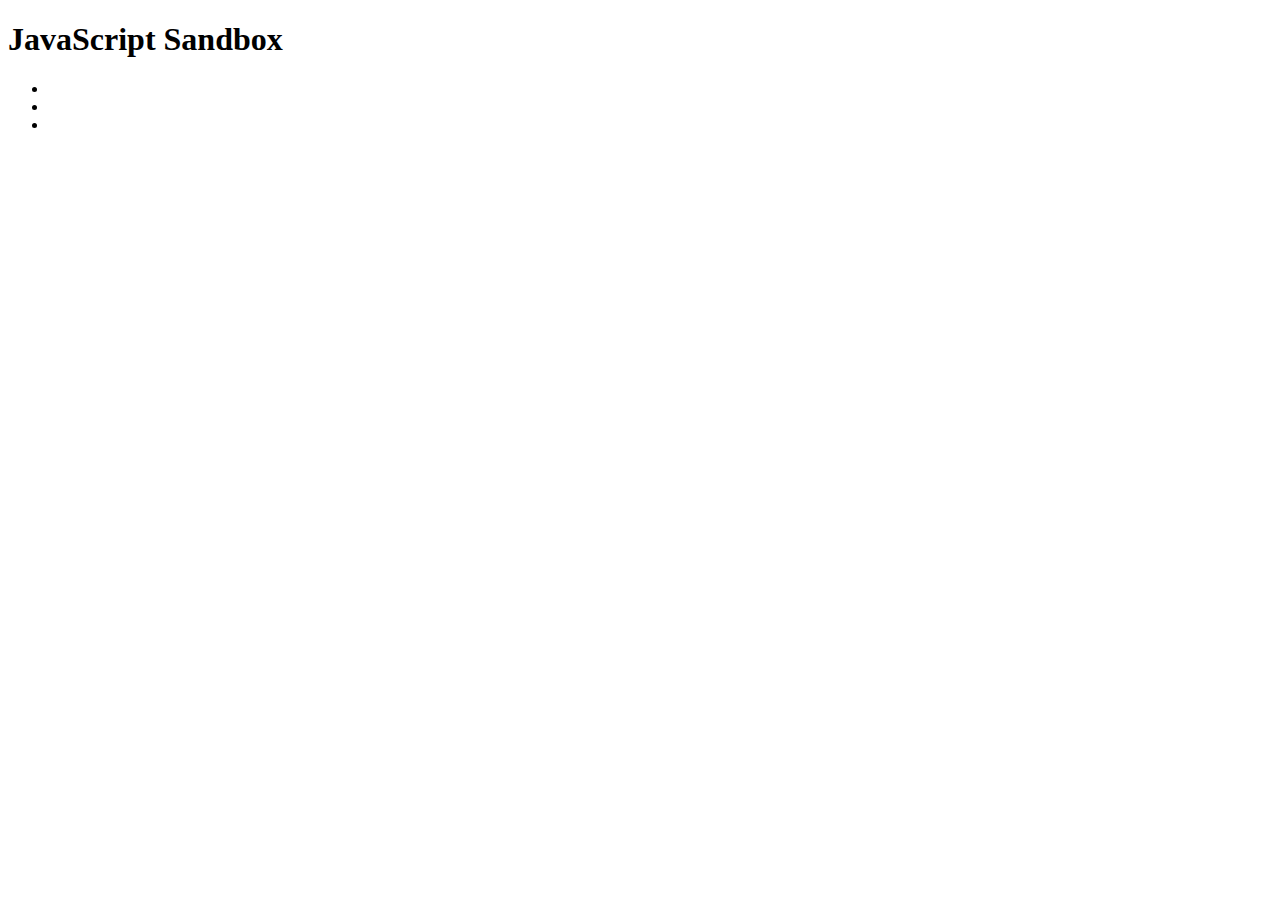
<file: index.html>
<!DOCTYPE html>
<html lang="en">
<head>
    <meta charset="UTF-8">
    <meta name="viewport" content="width=device-width, initial-scale=1.0">
    <title>Document</title>
</head>
<body>
    <h1>JavaScript Sandbox</h1>

    <ul>
        <li><a href="colors.html"></a></li>
        <li><a href="images.html"></a></li>
        <li><a href="#"></a></li>
    </ul>

</body>
</html>
</file>
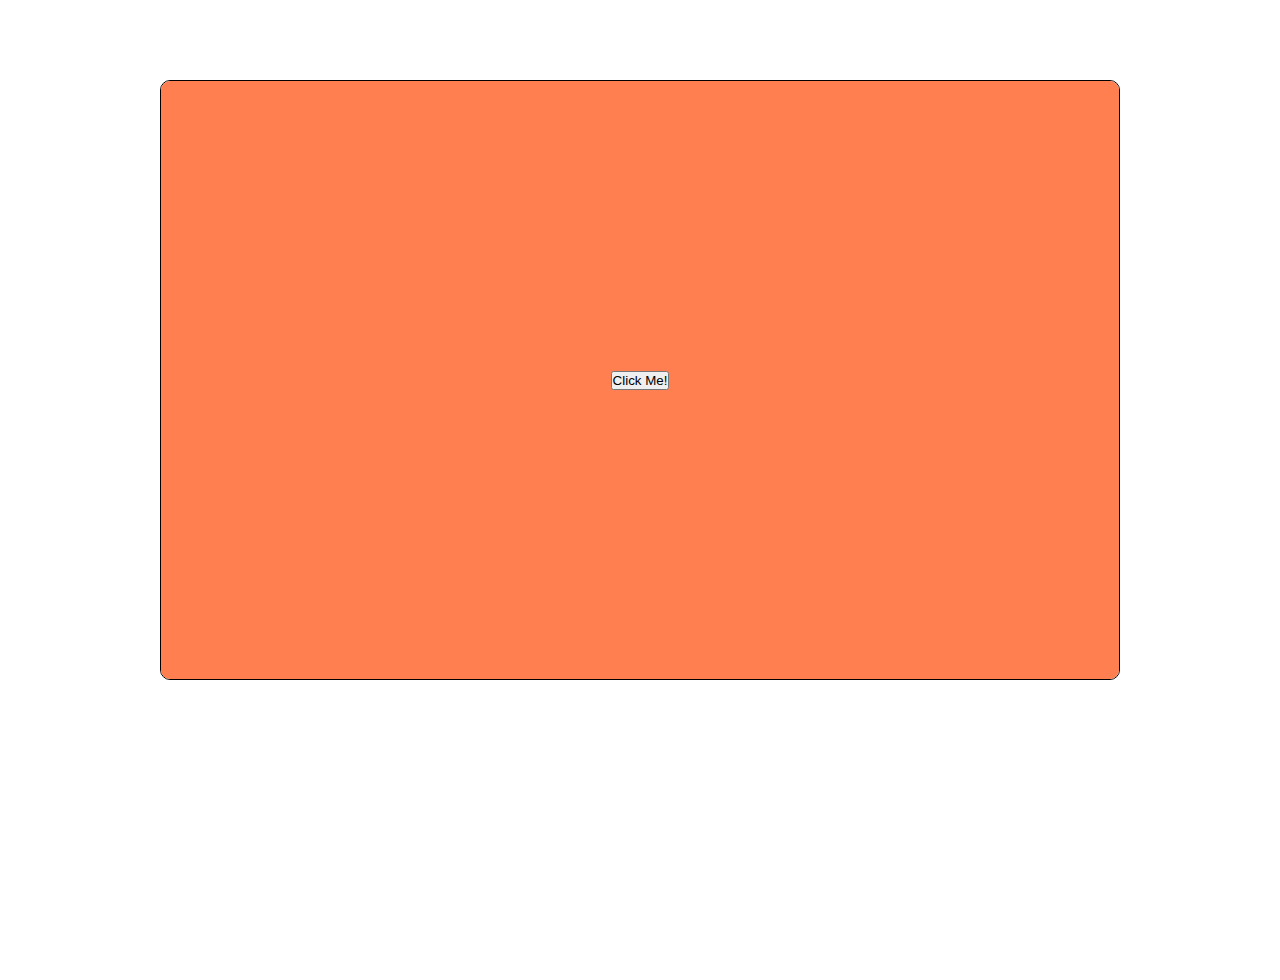
<file: colors.html>
<!DOCTYPE html>
<html lang="en">
<head>
    <meta charset="UTF-8">
    <meta name="viewport" content="width=device-width, initial-scale=1.0">
    <link rel="stylesheet" href="css/colors.css">
    <title>Document</title>
</head>
<body>
    
    <div class="container">
        <div class="box-container">
            <div class="box">
                <button>Click Me!</button>
            </div>
        </div>
    </div>

    <script src="js/colors.js"></script>
</body>
</html>
</file>
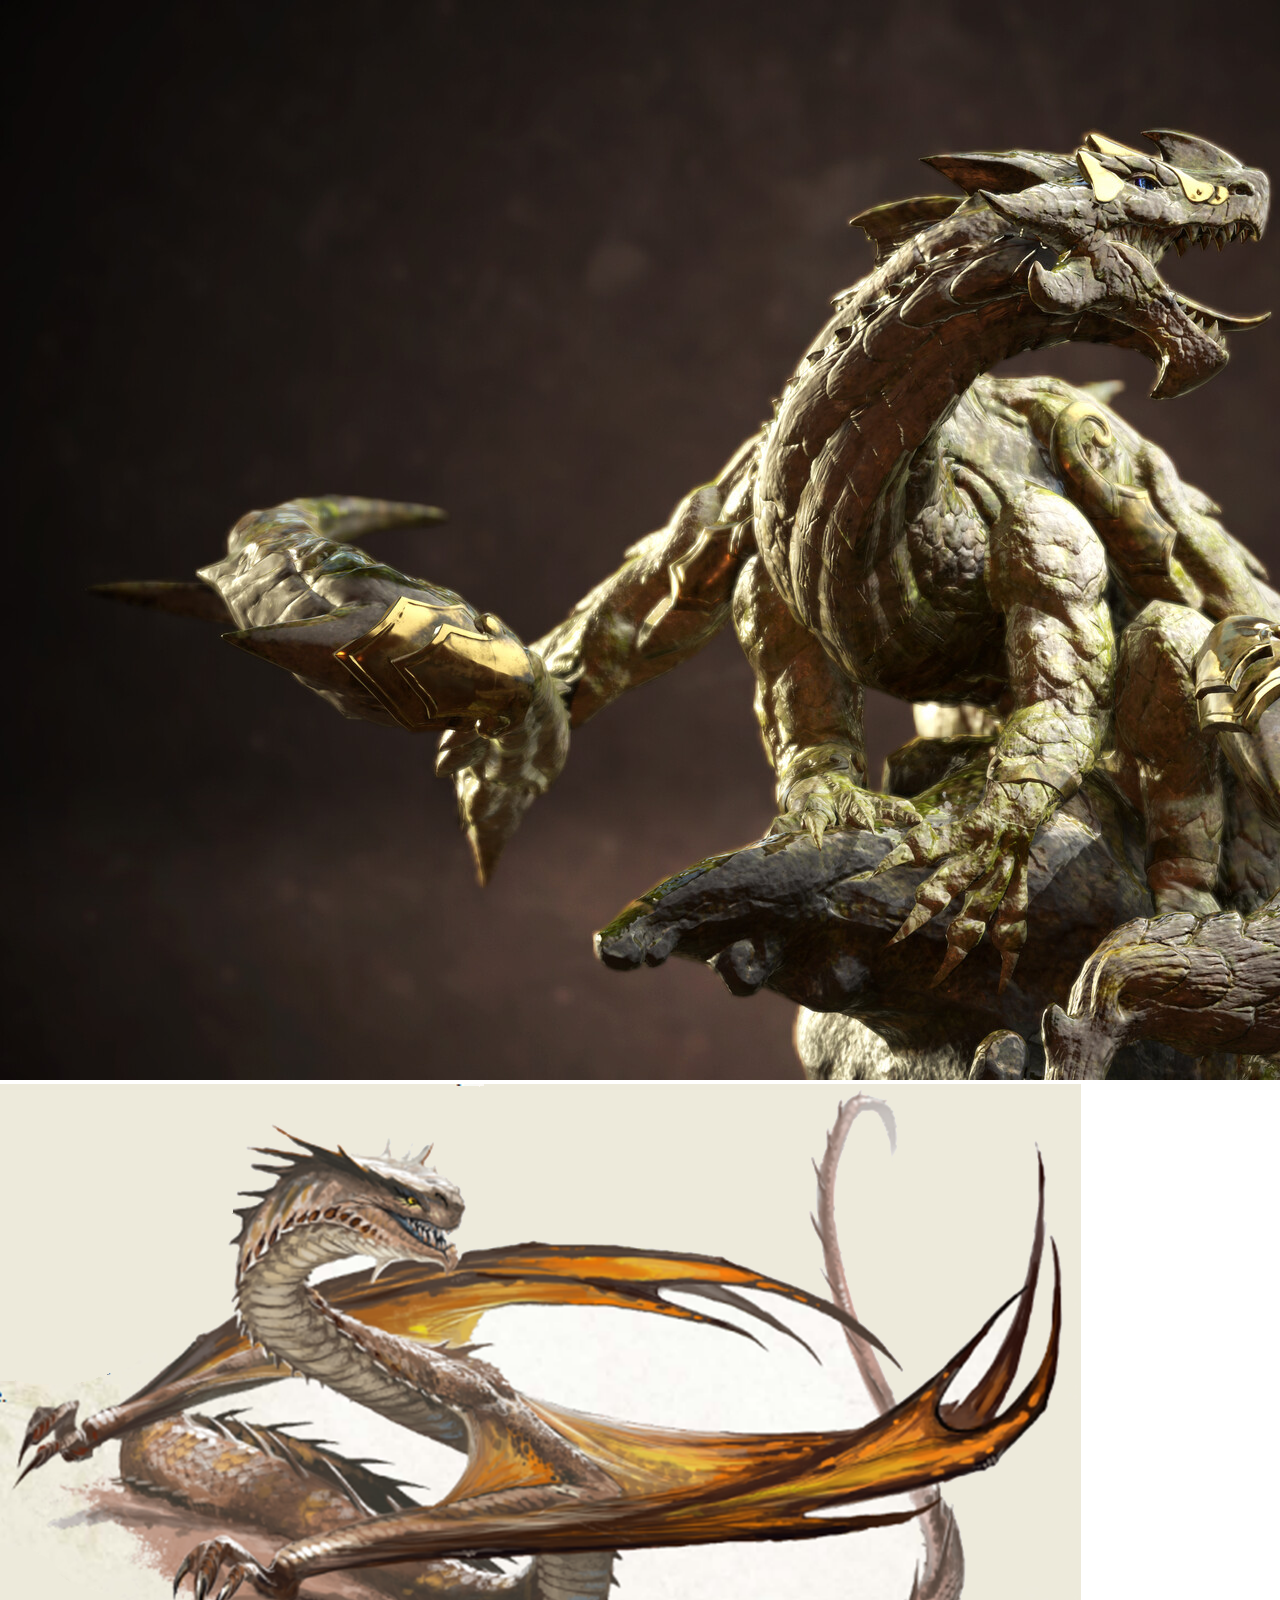
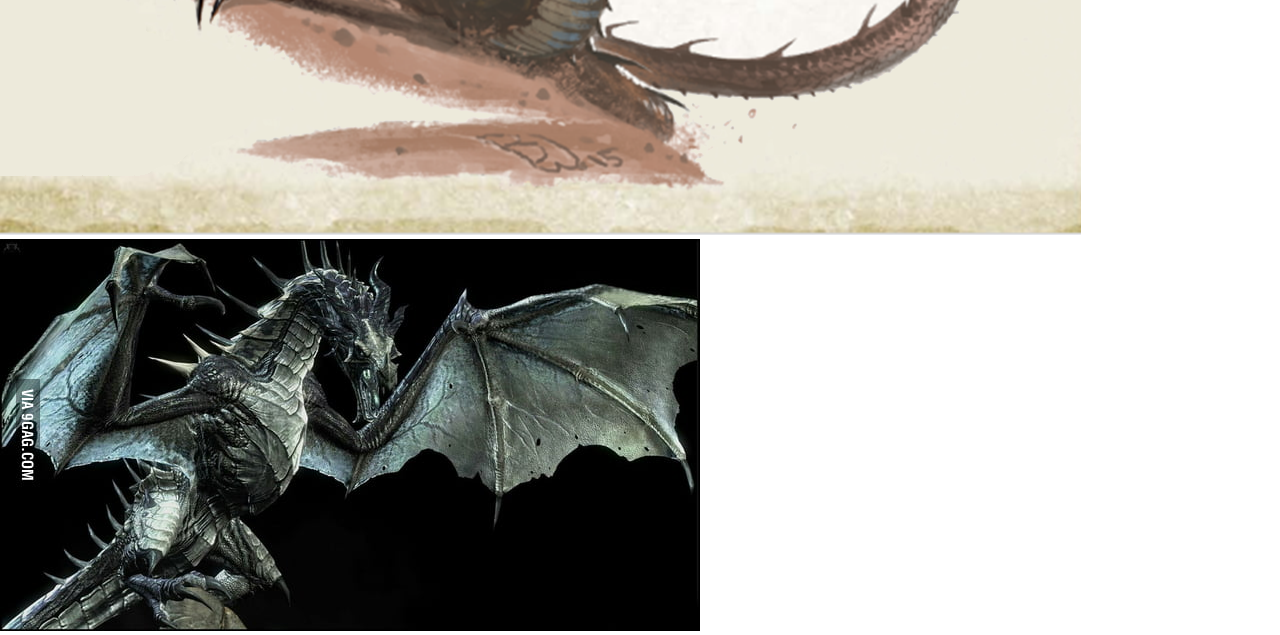
<file: images.html>
<!DOCTYPE html>
<html lang="en">
<head>
    <meta charset="UTF-8">
    <meta name="viewport" content="width=device-width, initial-scale=1.0">
    <title>Document</title>
    <link rel="stylesheet" href="css/colors.css">
</head>
<body>
    <div class="container">
        <div class="images">
            <img src="img/Golem_Dragon.jpg" alt="Golem_Dragon">
            <img src="img/Ampithere.png" alt="Amphithere">
            <img src="img/Wyvern.jpg" alt="Skyrim Wyvern">
        </div>
    </div>
</body>
</html>
</file>
<file: css/colors.css>
* {
    margin: 0;
    padding: 0;
    box-sizing: border-box;
}

.container {
    height: 100vh;
    width: 100%;
}

.box-container {
    border: 1px solid black;
    border-radius: 10px;
    margin: 5rem auto;
    overflow: hidden;
    height: 600px;
    width: 75%;
}

.box {
    align-items: center;
    background-color: coral;
    display: flex;
    height: 100%;
    justify-content: center;
    width: 100%;
}
</file>
